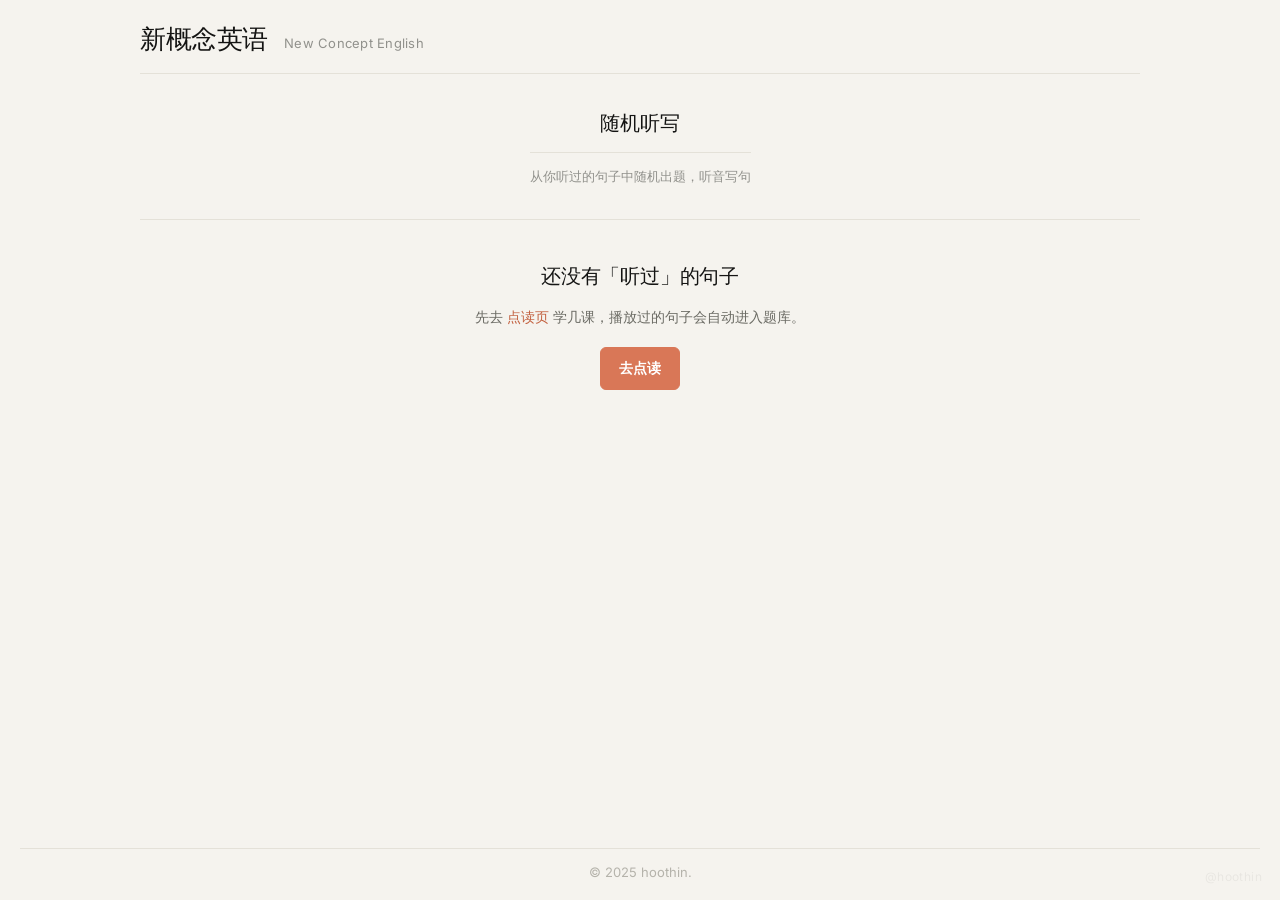
<file: dictation.html>
<!DOCTYPE html>
<html lang="zh-CN">
<head>
    <meta charset="UTF-8">
    <meta name="viewport" content="width=device-width, initial-scale=1.0">
    <meta name="description" content="新概念英语随机听写练习：从学过的句子中随机出题，听音写句，答对自动进入下一句。">
    <meta name="keywords" content="新概念英语,随机听写,听写练习,英语听力,NCE">
    <link rel="canonical" href="https://astro0701.github.io/NCE/dictation.html">
    <meta property="og:locale" content="zh_CN">
    <meta property="og:site_name" content="新概念英语在线点读">
    <meta property="og:type" content="website">
    <meta property="og:title" content="新概念英语 · 随机听写">
    <meta property="og:description" content="从学过的句子中随机出题，听音写句，答对自动进入下一句。">
    <meta property="og:url" content="https://astro0701.github.io/NCE/dictation.html">
    <meta property="og:image" content="https://astro0701.github.io/NCE/static/ogimage.jpg">
    <meta property="og:image:type" content="image/jpeg">
    <meta property="og:image:alt" content="新概念英语随机听写界面">
    <meta name="twitter:card" content="summary_large_image">
    <meta name="twitter:title" content="新概念英语 · 随机听写">
    <meta name="twitter:description" content="从学过的句子中随机出题，听音写句，答对自动进入下一句。">
    <meta name="twitter:image" content="https://astro0701.github.io/NCE/static/ogimage.jpg">
    <meta name="theme-color" content="#f5f3ee">
    <title>新概念英语 - 随机听写</title>
    <link rel="preconnect" href="https://fonts.googleapis.com">
    <link rel="preconnect" href="https://fonts.gstatic.com" crossorigin>
    <link href="https://fonts.googleapis.com/css2?family=Inter:wght@400;500;600;700&family=Newsreader:opsz,wght@6..72,400;6..72,500;6..72,600&display=swap" rel="stylesheet">
    <link rel="stylesheet" href="static/base.css">
    <link rel="stylesheet" href="static/dictation.css">
    <script src="static/utils.js"></script>
    <script src="static/dictation.js"></script>
</head>
<body>
<div class="container">
    <a href="index.html">
        <div class="header">
            <h1>新概念英语</h1>
            <p>New Concept English</p>
        </div>
    </a>
</div>

<div class="book-container">
    <div class="book-header">
        <div class="book-title">
            <h3>随机听写</h3>
            <hr>
            <p>从你听过的句子中随机出题，听音写句</p>
        </div>
    </div>
    <hr>

    <!-- 空题库 -->
    <div id="dictation-empty" class="dictation-empty" hidden>
        <p class="dictation-empty__title">还没有「听过」的句子</p>
        <p>先去 <a href="index.html">点读页</a> 学几课，播放过的句子会自动进入题库。</p>
        <p class="dictation-empty__actions">
            <button type="button" id="dictation-backfill" class="dictation-btn" hidden>从「最近播放」生成题库</button>
            <a class="dictation-btn dictation-btn--primary" href="index.html">去点读</a>
        </p>
        <p id="dictation-backfill-msg" class="dictation-hint" aria-live="polite"></p>
    </div>

    <!-- 开始 -->
    <div id="dictation-start" class="dictation-start" hidden>
        <p class="dictation-start__count" id="dictation-start-count"></p>
        <p class="dictation-start__tip">系统会朗读一个你学过的句子，请把你听到的英文写下来；答对后自动进入下一句。</p>
        <button type="button" id="dictation-start-btn" class="dictation-btn dictation-btn--primary dictation-btn--lg">开始听写</button>
    </div>

    <!-- 练习 -->
    <div id="dictation-practice" class="dictation-practice" hidden>
        <div class="dictation-stats" id="dictation-stats"></div>
        <div class="dictation-card">
            <div class="dictation-card__meta" id="dictation-meta"></div>
            <p class="dictation-card__cn" id="dictation-cn"></p>
            <button type="button" id="dictation-replay" class="dictation-btn dictation-btn--play">
                <svg viewBox="0 0 24 24" aria-hidden="true"><path d="M8 5v14l11-7z"></path></svg>
                <span>播放 / 重听</span>
            </button>
            <input id="dictation-input" class="dictation-input" type="text"
                   placeholder="请输入你听到的英文句子…" autocomplete="off" autocapitalize="off"
                   spellcheck="false" aria-label="听写输入框">
            <p id="dictation-feedback" class="dictation-hint" aria-live="polite"></p>
            <p id="dictation-reveal" class="dictation-reveal" hidden></p>
            <div class="dictation-card__actions">
                <button type="button" id="dictation-show" class="dictation-btn">显示答案</button>
                <button type="button" id="dictation-skip" class="dictation-btn">跳过</button>
                <button type="button" id="dictation-next" class="dictation-btn dictation-btn--primary" hidden>下一句</button>
            </div>
        </div>
    </div>
</div>

<audio id="dictation-audio"></audio>

<footer>
    <hr>
    <p>© 2025 <a target="_blank" href="https://www.hoothin.com">hoothin</a>.</p>
</footer>
</body>
</html>
</file>
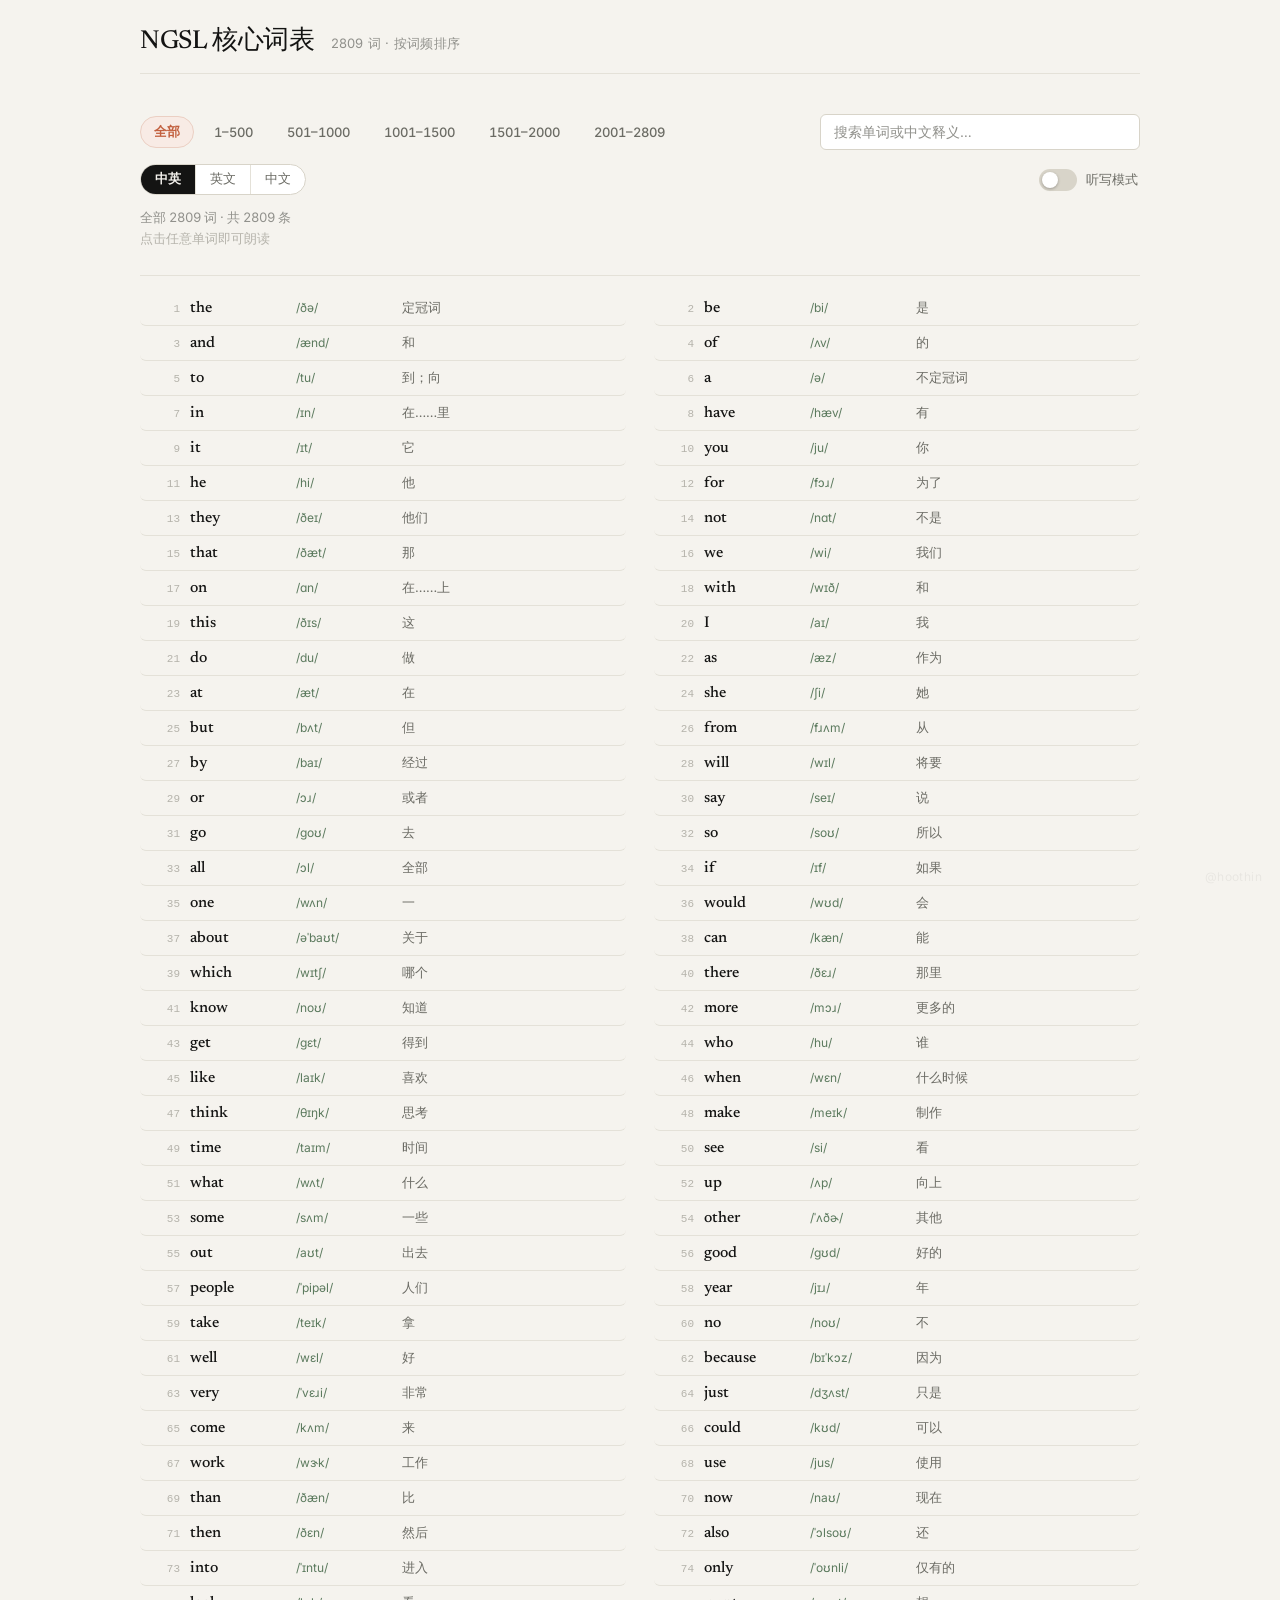
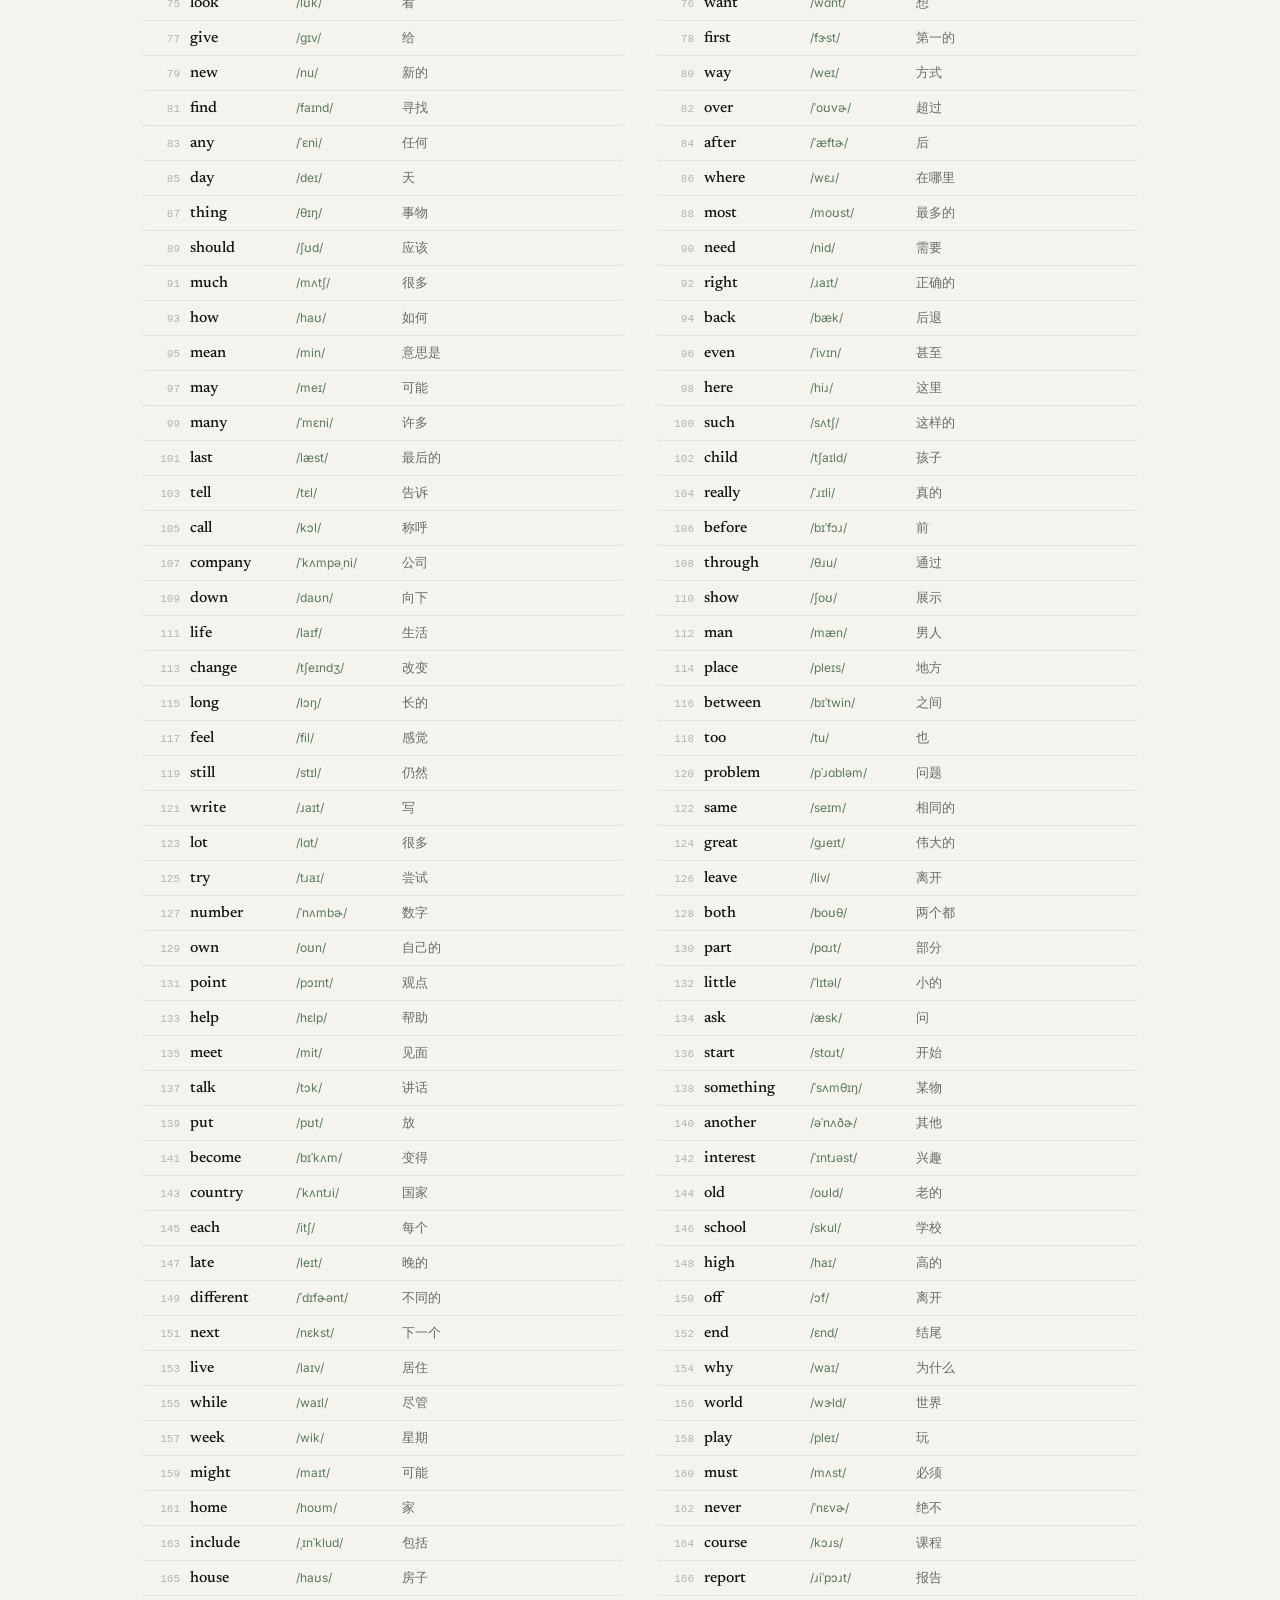
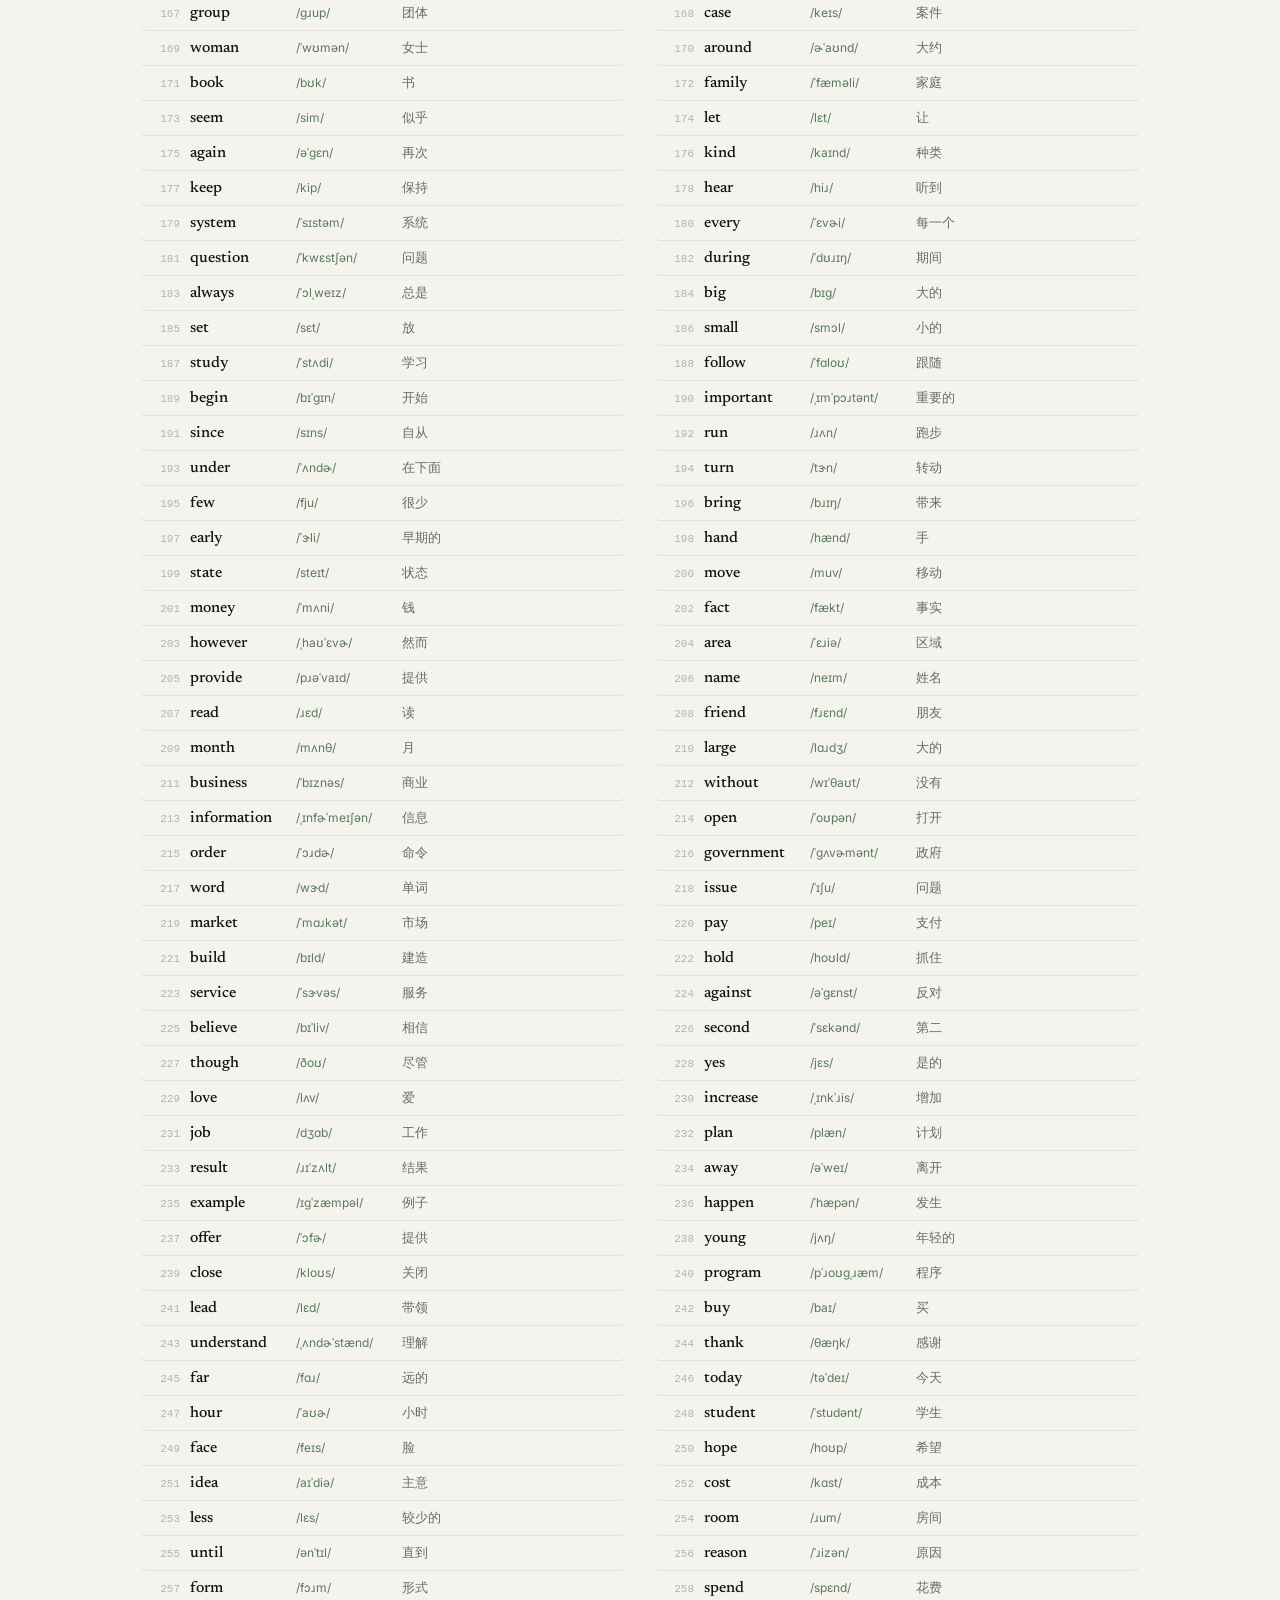
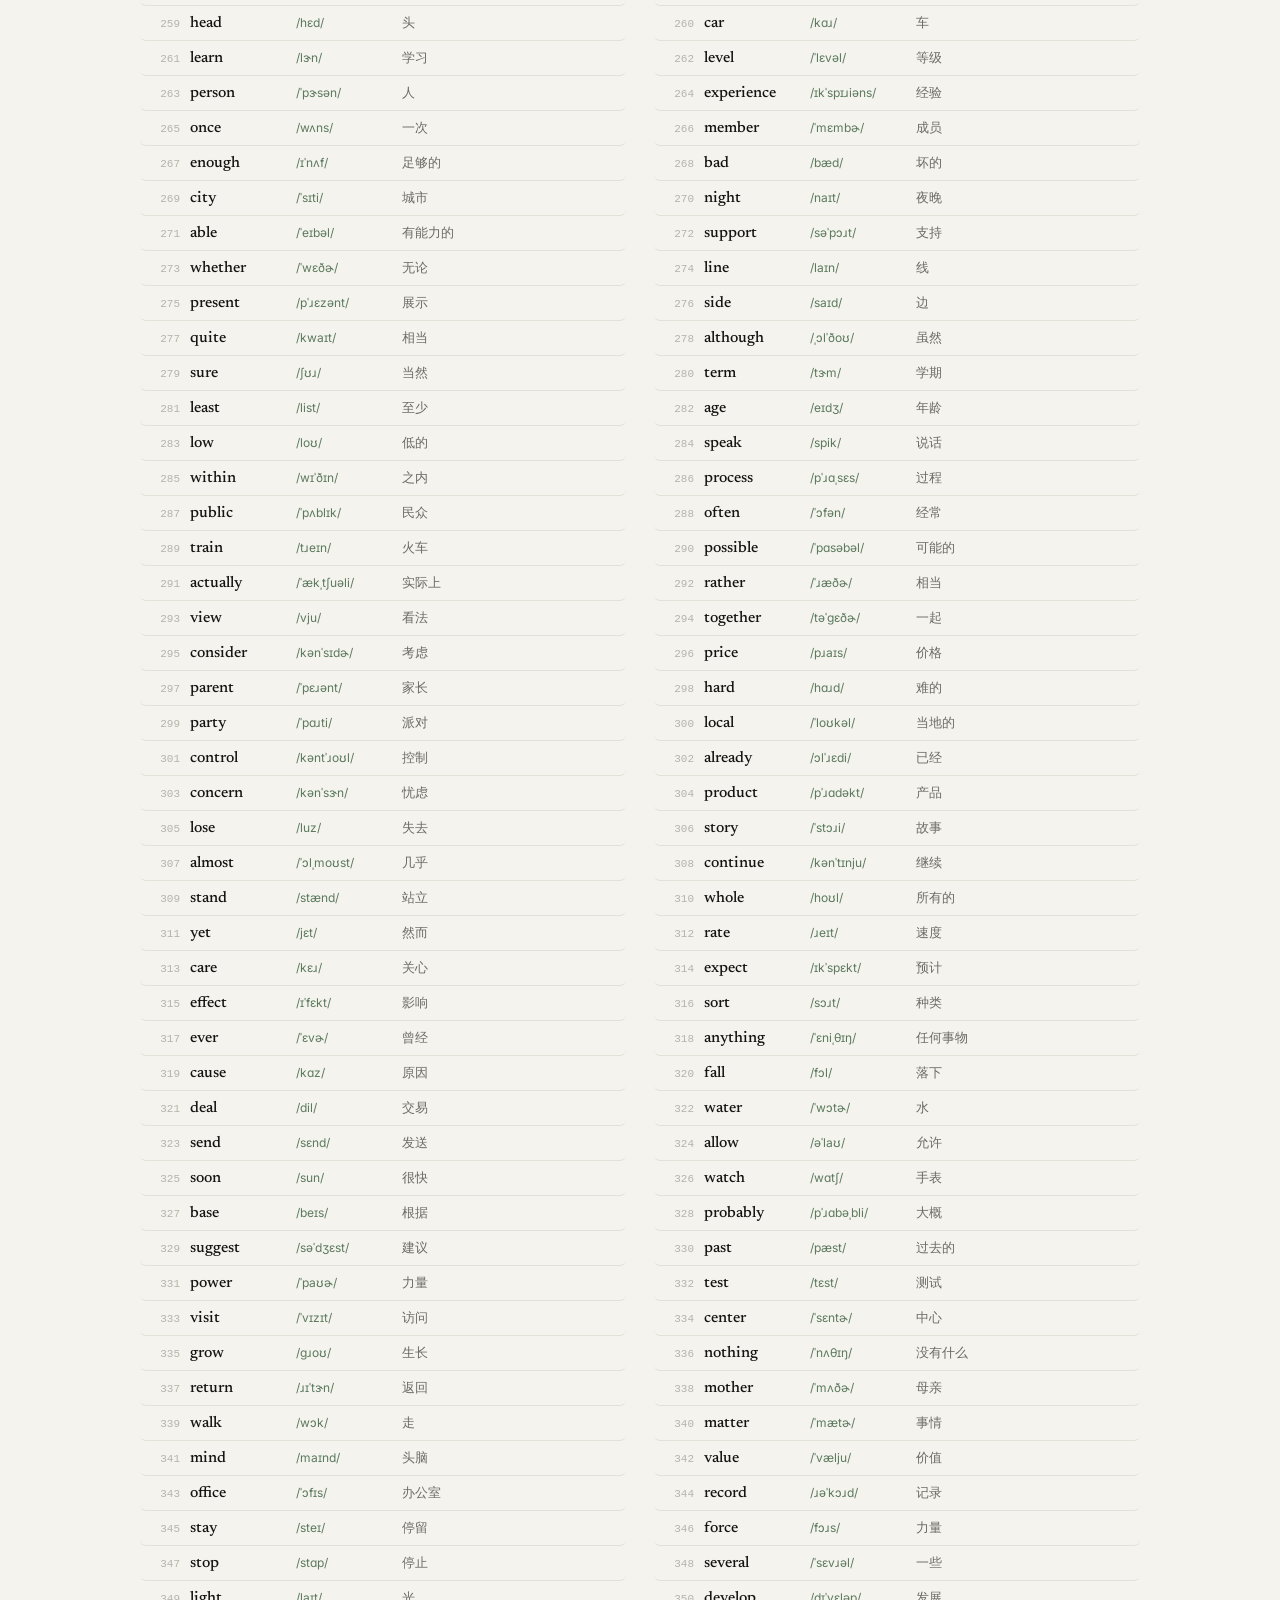
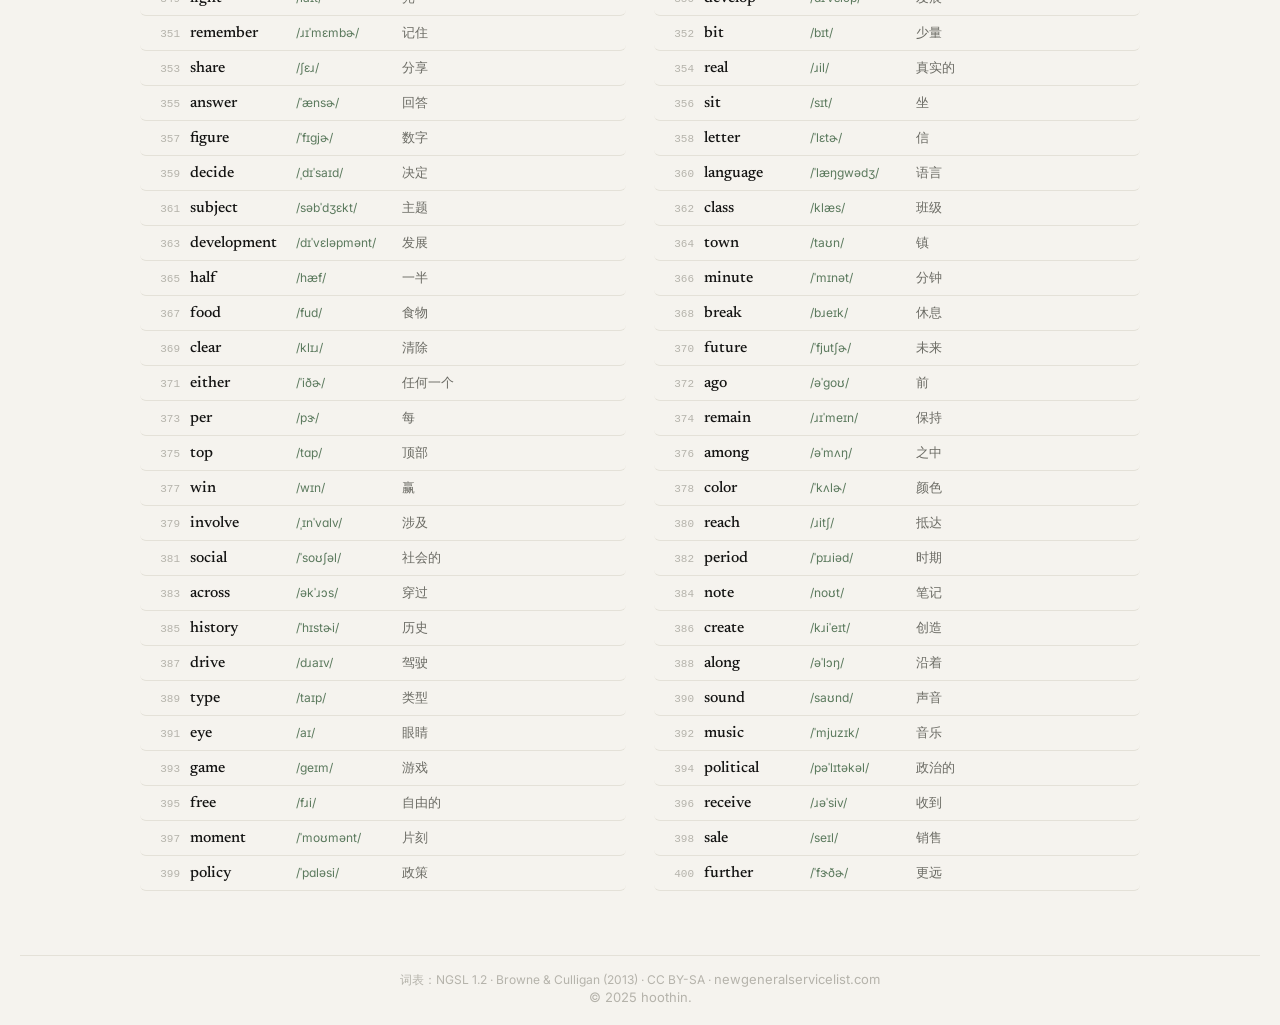
<file: ngsl.html>
<!DOCTYPE html>
<html lang="zh-CN">
<head>
    <meta charset="UTF-8">
    <meta name="viewport" content="width=device-width, initial-scale=1.0">
    <meta name="description" content="NGSL 新通用服务词表 2809 词，按词频排序，附美式音标、中文释义与发音，覆盖约 92% 日常英语。">
    <meta name="keywords" content="NGSL,新通用服务词表,英语高频词,核心词汇,音标,英语单词表">
    <link rel="canonical" href="https://astro0701.github.io/NCE/ngsl.html">
    <meta property="og:locale" content="zh_CN">
    <meta property="og:site_name" content="新概念英语在线点读">
    <meta property="og:type" content="website">
    <meta property="og:title" content="NGSL 核心词表 · 2809 词">
    <meta property="og:description" content="按词频排序的 NGSL 2809 核心词，附美式音标、中文释义与发音，覆盖约 92% 日常英语。">
    <meta property="og:url" content="https://astro0701.github.io/NCE/ngsl.html">
    <meta property="og:image" content="https://astro0701.github.io/NCE/static/ogimage.jpg">
    <meta property="og:image:type" content="image/jpeg">
    <meta property="og:image:alt" content="NGSL 核心词表界面">
    <meta name="twitter:card" content="summary_large_image">
    <meta name="twitter:title" content="NGSL 核心词表 · 2809 词">
    <meta name="twitter:description" content="按词频排序的 NGSL 2809 核心词，附美式音标、中文释义与发音。">
    <meta name="twitter:image" content="https://astro0701.github.io/NCE/static/ogimage.jpg">
    <meta name="theme-color" content="#f5f3ee">
    <title>NGSL 核心词表 - 2809 词（音标·释义·发音）</title>
    <link rel="preconnect" href="https://fonts.googleapis.com">
    <link rel="preconnect" href="https://fonts.gstatic.com" crossorigin>
    <link href="https://fonts.googleapis.com/css2?family=Inter:wght@400;500;600;700&family=Newsreader:opsz,wght@6..72,400;6..72,500;6..72,600&display=swap" rel="stylesheet">
    <link rel="stylesheet" href="static/base.css">
    <link rel="stylesheet" href="static/ngsl.css">
    <script src="static/utils.js"></script>
    <script src="static/ngsl-data.js"></script>
    <script src="static/ngsl.js" defer></script>
</head>
<body>
<div class="container">
    <a href="index.html">
        <div class="header">
            <h1>NGSL 核心词表</h1>
            <p>2809 词 · 按词频排序</p>
        </div>
    </a>
</div>

<div class="book-container">
    <div class="ngsl-toolbar">
        <div class="ngsl-tabs" id="ngsl-tabs" role="tablist">
            <button type="button" data-range="all" class="active" role="tab">全部</button>
            <button type="button" data-range="1-500" role="tab">1–500</button>
            <button type="button" data-range="501-1000" role="tab">501–1000</button>
            <button type="button" data-range="1001-1500" role="tab">1001–1500</button>
            <button type="button" data-range="1501-2000" role="tab">1501–2000</button>
            <button type="button" data-range="2001-2809" role="tab">2001–2809</button>
        </div>
        <input id="ngsl-search" class="ngsl-search" type="search"
               placeholder="搜索单词或中文释义…" aria-label="搜索单词或中文释义" autocomplete="off">
    </div>

    <div class="ngsl-subbar">
        <div class="ngsl-modes" id="ngsl-modes" role="group" aria-label="显示模式">
            <button type="button" data-mode="bilingual-mode" class="active">中英</button>
            <button type="button" data-mode="en-mode">英文</button>
            <button type="button" data-mode="cn-mode">中文</button>
        </div>
        <label class="ngsl-dictation">
            <input type="checkbox" id="ngsl-dictation">
            <span class="ngsl-dictation__track"><span class="ngsl-dictation__knob"></span></span>
            <span class="ngsl-dictation__text">听写模式</span>
        </label>
    </div>

    <p class="ngsl-summary" id="ngsl-summary"></p>
    <p class="ngsl-hint" id="ngsl-hint">点击任意单词即可朗读</p>
    <hr>

    <div class="ngsl-list bilingual-mode" id="ngsl-list" role="list"></div>
    <div class="ngsl-sentinel" id="ngsl-sentinel" aria-hidden="true"></div>
    <p class="ngsl-empty" id="ngsl-empty" hidden>没有匹配的单词，换个关键词试试。</p>
</div>

<footer>
    <hr>
    <p class="ngsl-credit">
        词表：NGSL 1.2 · Browne &amp; Culligan (2013) · CC BY-SA ·
        <a href="https://www.newgeneralservicelist.com" target="_blank" rel="noopener">newgeneralservicelist.com</a>
    </p>
    <p>© 2025 <a target="_blank" href="https://www.hoothin.com">hoothin</a>.</p>
</footer>
</body>
</html>
</file>
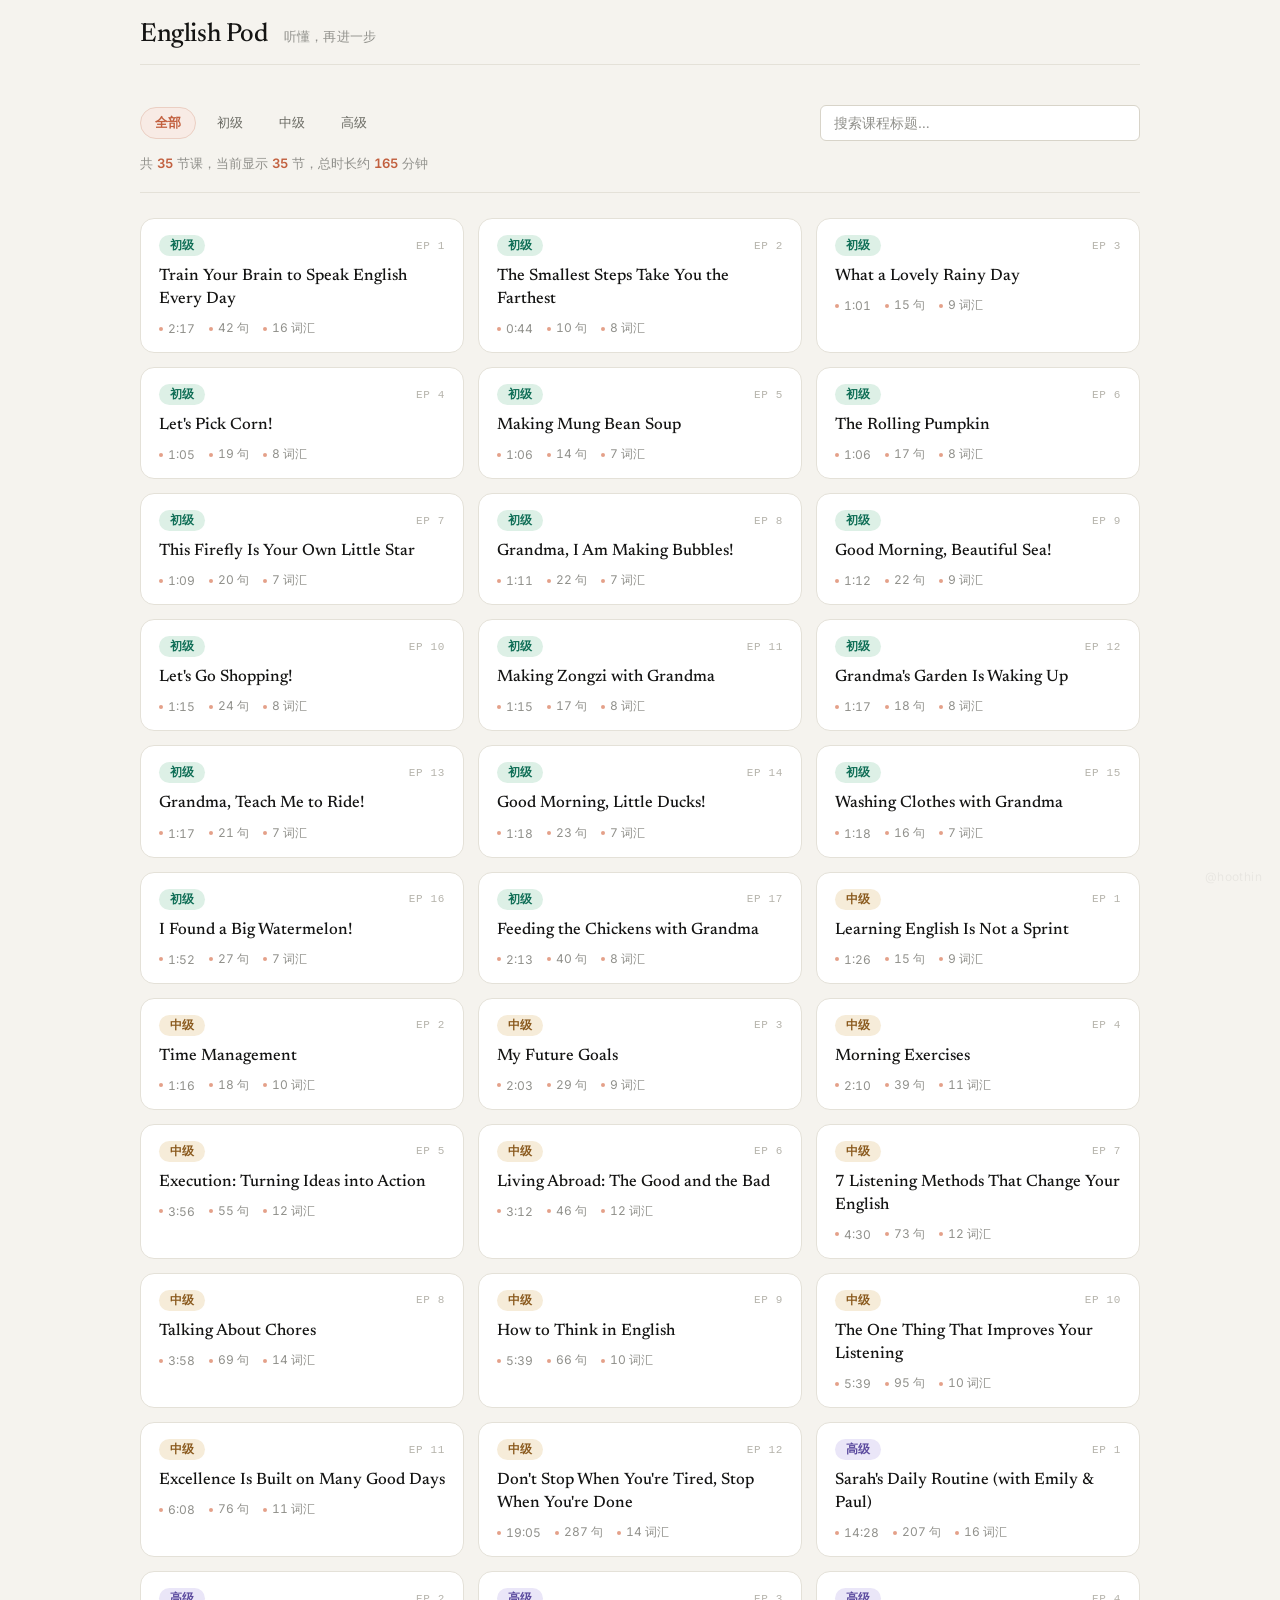
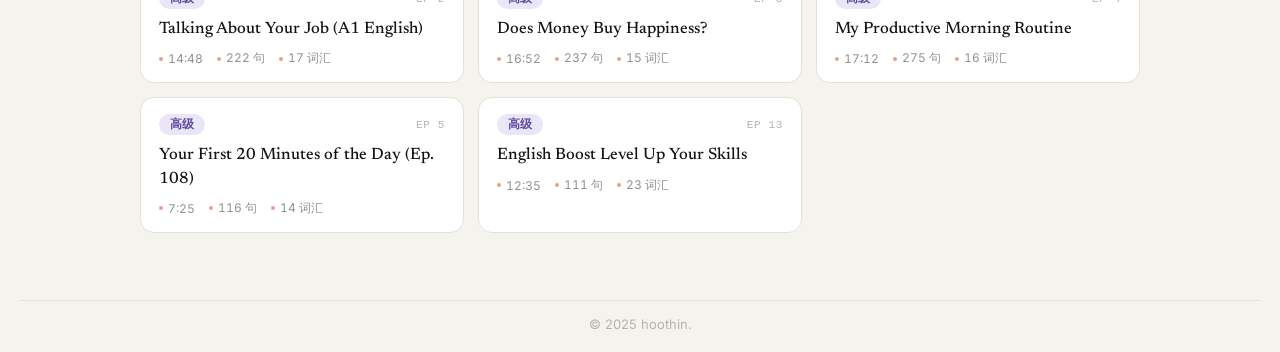
<file: podcast.html>
<!DOCTYPE html>
<html lang="zh-CN">
<head>
    <meta charset="UTF-8">
    <meta name="viewport" content="width=device-width, initial-scale=1.0">
    <meta name="description" content="English Pod 英语播客精听，按初级、中级、高级分级，支持逐句点读、字幕对照与词汇学习。">
    <meta name="keywords" content="英语播客,英语听力,English Pod,英语精听,英语点读">
    <link rel="canonical" href="https://astro0701.github.io/NCE/podcast.html">
    <meta property="og:locale" content="zh_CN">
    <meta property="og:site_name" content="新概念英语在线点读">
    <meta property="og:type" content="website">
    <meta property="og:title" content="English Pod · 英语播客精听">
    <meta property="og:description" content="按初级、中级、高级分级的英语播客精听，支持逐句点读、字幕对照与词汇学习。">
    <meta property="og:url" content="https://astro0701.github.io/NCE/podcast.html">
    <meta property="og:image" content="https://astro0701.github.io/NCE/static/ogimage.jpg">
    <meta property="og:image:type" content="image/jpeg">
    <meta property="og:image:alt" content="English Pod 英语播客精听界面">
    <meta name="twitter:card" content="summary_large_image">
    <meta name="twitter:title" content="English Pod · 英语播客精听">
    <meta name="twitter:description" content="按初级、中级、高级分级的英语播客精听，支持逐句点读、字幕对照与词汇学习。">
    <meta name="twitter:image" content="https://astro0701.github.io/NCE/static/ogimage.jpg">
    <meta name="theme-color" content="#f5f3ee">
    <title>English Pod - 英语播客精听</title>
    <link rel="preconnect" href="https://fonts.googleapis.com">
    <link rel="preconnect" href="https://fonts.gstatic.com" crossorigin>
    <link href="https://fonts.googleapis.com/css2?family=Inter:wght@400;500;600;700&family=Newsreader:opsz,wght@6..72,400;6..72,500;6..72,600&display=swap" rel="stylesheet">
    <link rel="stylesheet" href="static/base.css">
    <link rel="stylesheet" href="static/podcast.css">
    <script src="static/utils.js"></script>
    <script src="static/podcast-data.js"></script>
    <script src="static/podcast.js"></script>
</head>
<body>
<div class="container">
    <a href="index.html">
        <div class="header">
            <h1>English Pod</h1>
            <p>听懂，再进一步</p>
        </div>
    </a>
</div>

<div class="book-container">
    <div class="podcast-toolbar">
        <div class="podcast-tabs" id="podcast-tabs" role="tablist">
            <button type="button" data-level="全部" class="active" role="tab">全部</button>
            <button type="button" data-level="初级" role="tab">初级</button>
            <button type="button" data-level="中级" role="tab">中级</button>
            <button type="button" data-level="高级" role="tab">高级</button>
        </div>
        <input id="podcast-search" class="podcast-search" type="search"
               placeholder="搜索课程标题…" aria-label="搜索课程标题">
    </div>
    <p class="podcast-summary" id="podcast-summary"></p>
    <hr>
    <div class="podcast-list" id="podcast-list" role="list"></div>
    <p class="podcast-empty" id="podcast-empty" hidden>没有匹配的课程，换个关键词试试。</p>
</div>

<footer>
    <hr>
    <p>© 2025 <a target="_blank" href="https://www.hoothin.com">hoothin</a>.</p>
</footer>
</body>
</html>
</file>
<file: static/base.css>
/* ============================================================
   新概念英语 · Paper + Ink + Clay 主题
   暖纸底、细线分隔、赤陶强调、衬线标题。
   令牌集中在 :root；深色为跟随系统的暖炭变体。
   ============================================================ */

:root {
    /* 纸张与表面 */
    --paper: #F5F3EE;
    --paper-deep: #EFECE4;
    --surface: #FFFFFF;
    --surface-2: #FBFAF7;

    /* 墨色层级 */
    --ink: #141413;
    --ink-2: #3D3D3A;
    --ink-3: #6B6B64;
    --ink-4: #91918C;
    --ink-5: #B5B3AB;

    /* 细线 */
    --line: #E4E1D8;
    --line-2: #D8D4C9;

    /* 赤陶强调 */
    --clay: #D97757;
    --clay-deep: #C2603F;
    --clay-wash: #F8EBE5;
    --clay-line: #EBCFC3;

    /* 状态：成功 / 错误 */
    --sage: #5C7A5E;
    --sage-wash: #EAF0E8;
    --rust: #B4534B;
    --rust-wash: #F8EAE7;

    /* 圆角 */
    --r-xs: 4px;
    --r-sm: 6px;
    --r: 10px;
    --r-lg: 14px;
    --r-pill: 999px;

    /* 阴影：只用于浮层，不用于常规卡片 */
    --shadow-pop: 0 1px 2px rgba(20, 20, 19, .04), 0 14px 36px rgba(20, 20, 19, .10);

    /* 首页粒子背景的整体透明度（深色下压低，避免光斑过亮） */
    --particle-opacity: 0.55;

    /* 字体 */
    --font-serif: "Newsreader", "Tiempos Text", "Songti SC", Georgia, "Times New Roman", serif;
    --font-sans: "Inter", -apple-system, BlinkMacSystemFont, "Segoe UI", "PingFang SC", "Hiragino Sans GB", "Microsoft YaHei", Helvetica, Arial, sans-serif;
    --font-mono: "SF Mono", ui-monospace, "JetBrains Mono", Menlo, Consolas, monospace;

    /* 布局 */
    --player-height: 190px;
    --wordbook-width: 360px;

    color-scheme: light;
}

/* 深色：跟随系统，或显式 data-theme="dark"；暖炭配色，与纸色同源 */
@media (prefers-color-scheme: dark) {
    :root:not([data-theme="light"]) {
        --paper: #1E1C19;
        --paper-deep: #26241F;
        --surface: #23211D;
        --surface-2: #282520;
        --ink: #F2EFE8;
        --ink-2: #D8D4C9;
        --ink-3: #A9A498;
        --ink-4: #888378;
        --ink-5: #66625A;
        --line: #34312A;
        --line-2: #413D34;
        --clay: #DE8A66;
        --clay-deep: #ECA184;
        --clay-wash: #34261E;
        --clay-line: #503A2C;
        --sage: #8FB08F;
        --sage-wash: #242D23;
        --rust: #E0908A;
        --rust-wash: #372522;
        --shadow-pop: 0 1px 2px rgba(0, 0, 0, .35), 0 14px 36px rgba(0, 0, 0, .55);
        --particle-opacity: 0.16;
        color-scheme: dark;
    }
}

:root[data-theme="dark"] {
    --paper: #1E1C19;
    --paper-deep: #26241F;
    --surface: #23211D;
    --surface-2: #282520;
    --ink: #F2EFE8;
    --ink-2: #D8D4C9;
    --ink-3: #A9A498;
    --ink-4: #888378;
    --ink-5: #66625A;
    --line: #34312A;
    --line-2: #413D34;
    --clay: #DE8A66;
    --clay-deep: #ECA184;
    --clay-wash: #34261E;
    --clay-line: #503A2C;
    --sage: #8FB08F;
    --sage-wash: #242D23;
    --rust: #E0908A;
    --rust-wash: #372522;
    --shadow-pop: 0 1px 2px rgba(0, 0, 0, .35), 0 14px 36px rgba(0, 0, 0, .55);
    --particle-opacity: 0.16;
    color-scheme: dark;
}

* {
    margin: 0;
    padding: 0;
    box-sizing: border-box;
    text-decoration: none;
}

body {
    font-family: var(--font-sans);
    min-height: 100vh;
    display: flex;
    flex-direction: column;
    color: var(--ink-2);
    background-color: var(--paper);
    -webkit-font-smoothing: antialiased;
    -moz-osx-font-smoothing: grayscale;
}

::selection {
    background: rgba(217, 119, 87, .22);
}

button:focus-visible,
a:focus-visible,
input:focus-visible,
textarea:focus-visible {
    outline: 2px solid var(--clay);
    outline-offset: 2px;
}

::-webkit-scrollbar {
    width: 10px;
    height: 10px;
}

::-webkit-scrollbar-track {
    background: transparent;
}

::-webkit-scrollbar-thumb {
    background: var(--line-2);
    border-radius: 999px;
    border: 2px solid var(--paper);
}

::-webkit-scrollbar-thumb:hover {
    background: var(--ink-5);
}

body::after {
    content: "\0040\0068\006F\006F\0074\0068\0069\006E";
    position: fixed;
    right: 18px;
    bottom: 16px;
    color: rgba(0, 0, 0, .05);
    font-size: 12px;
    letter-spacing: 0.4px;
    pointer-events: none;
    user-select: none;
    z-index: 900;
}

hr {
    border: none;
    border-top: 1px solid var(--line);
    margin: 15px 0;
}

/* ---------- 页眉（细顶栏，替换原来的厚卡片） ---------- */
.container {
    width: min(1000px, calc(100% - 32px));
    margin: 0 auto;
    padding: 0;
}

.container a {
    text-decoration: none;
    display: block;
}

.header {
    display: flex;
    align-items: baseline;
    gap: 10px 16px;
    flex-wrap: wrap;
    padding: 22px 0 16px;
    border-bottom: 1px solid var(--line);
    margin: 0 0 20px;
    color: var(--ink-2);
}

.header h1 {
    font-family: var(--font-serif);
    font-size: 26px;
    font-weight: 500;
    letter-spacing: -.015em;
    color: var(--ink);
    transition: color 0.2s ease;
}

.header p {
    font-size: 13px;
    color: var(--ink-4);
    letter-spacing: .02em;
}

.container a .header:hover h1 {
    color: var(--clay-deep);
}

/* ---------- 内容区（透明分区，卡片交给内部组件） ---------- */
.book-container {
    width: min(1000px, calc(100% - 32px));
    margin: 0 auto 12px;
    padding: 16px 0;
    flex: 1;
    display: flex;
    flex-direction: column;
    min-height: 0;
    background: transparent;
}

/* 作者样式的 display 会盖掉 [hidden]，显式兜底 */
.book-container[hidden] {
    display: none;
}

.book-header {
    display: flex;
    justify-content: center;
    align-items: center;
    gap: 18px;
    flex-wrap: wrap;
    margin-bottom: 18px;
    position: relative;
    text-align: center;
}

.book-header img {
    max-width: 56px;
    border-radius: var(--r-sm);
    border: 1px solid var(--line);
}

.book-title {
    color: var(--ink-2);
}

.book-title h3 {
    font-family: var(--font-serif);
    font-size: 20px;
    font-weight: 500;
    letter-spacing: -.01em;
    color: var(--ink);
}

.book-title p {
    font-size: 13px;
    color: var(--ink-4);
}

/* ---------- 推广位（保留基础样式） ---------- */
.housetime-promo {
    position: relative;
    display: block;
    min-height: 200px;
    width: min(1000px, calc(100% - 32px));
    margin: 0 auto 16px;
    padding: 24px;
    color: var(--ink-2);
    border: 1px solid var(--line);
    border-radius: var(--r-lg);
    overflow: hidden;
    background-color: var(--surface);
    transition: border-color 0.2s ease;
}

.housetime-promo:hover {
    border-color: var(--ink-5);
}

.housetime-promo__image {
    position: absolute;
    inset: 0;
    width: 100%;
    height: 100%;
    object-fit: cover;
    opacity: 0.5;
}

.housetime-promo__content {
    position: relative;
    z-index: 3;
    width: min(560px, 100%);
    display: flex;
    flex-direction: column;
    align-items: flex-start;
    gap: 10px;
}

.housetime-promo h2 {
    font-family: var(--font-serif);
    font-size: 1.4rem;
    font-weight: 500;
    color: var(--ink);
}

.housetime-promo p {
    font-size: 0.95rem;
    line-height: 1.6;
    color: var(--ink-3);
}

.housetime-promo__cta {
    display: inline-flex;
    align-items: center;
    padding-bottom: 2px;
    color: var(--clay-deep);
    border-bottom: 1px solid var(--clay-line);
    font-size: 0.88rem;
    font-weight: 600;
}

/* ---------- 页脚 ---------- */
footer {
    padding: 20px;
    text-align: center;
    color: var(--ink-5);
    flex-shrink: 0;
}

footer > p,
footer a {
    font-size: 13px;
    color: var(--ink-5);
    transition: color 0.2s ease;
}

footer a:hover {
    color: var(--clay-deep);
}

/* ---------- 动效降级 ---------- */
@media (prefers-reduced-motion: reduce) {
    *,
    *::before,
    *::after {
        transition-duration: 0.01ms !important;
        animation-duration: 0.01ms !important;
    }
}

/* ---------- 响应式 ---------- */
@media (max-width: 768px) {
    .container,
    .book-container,
    .housetime-promo {
        width: calc(100% - 24px);
    }

    .header {
        padding: 16px 0 12px;
    }

    .header h1 {
        font-size: 22px;
    }

    .book-container {
        margin-bottom: 8px;
        padding: 12px 0;
    }

    .housetime-promo {
        margin-bottom: 16px;
        padding: 20px;
    }

    footer {
        padding: 12px 20px 14px;
    }
}
</file>
<file: static/dictation.css>
/* ============================================================
   随机听写页样式 · Paper + Ink + Clay
   居中的白色题卡；答对苔绿、答错锈红
   ============================================================ */

.dictation-empty,
.dictation-start {
    text-align: center;
    padding: 26px 16px;
    color: var(--ink-3);
    line-height: 1.7;
    font-size: 14px;
}

.dictation-empty__title {
    font-family: var(--font-serif);
    font-size: 20px;
    font-weight: 500;
    letter-spacing: -.01em;
    color: var(--ink);
    margin-bottom: 10px;
}

.dictation-empty a {
    color: var(--clay-deep);
}

.dictation-empty a:hover {
    text-decoration: underline;
    text-underline-offset: 3px;
}

/* 空状态里的按钮链接不走上面的链接色 */
.dictation-empty a.dictation-btn {
    color: var(--ink-2);
    text-decoration: none;
}

.dictation-empty a.dictation-btn--primary,
.dictation-empty a.dictation-btn--primary:hover {
    color: #ffffff;
    text-decoration: none;
}

.dictation-empty__actions {
    display: flex;
    gap: 10px;
    justify-content: center;
    flex-wrap: wrap;
    margin-top: 18px;
}

.dictation-start__count {
    font-size: 13px;
    color: var(--ink-4);
    margin-bottom: 10px;
    font-variant-numeric: tabular-nums;
}

.dictation-start__tip {
    max-width: 540px;
    margin: 0 auto 20px;
}

/* 按钮 */
.dictation-btn {
    display: inline-flex;
    align-items: center;
    justify-content: center;
    gap: 6px;
    padding: 9px 18px;
    border-radius: var(--r-sm);
    border: 1px solid var(--line-2);
    background-color: var(--surface);
    color: var(--ink-2);
    font-size: 13.5px;
    font-weight: 500;
    font-family: inherit;
    cursor: pointer;
    text-decoration: none;
    transition: color 0.15s ease, border-color 0.15s ease, background-color 0.15s ease;
}

.dictation-btn:hover {
    color: var(--ink);
    border-color: var(--ink-5);
    background-color: var(--surface-2);
}

.dictation-btn:active {
    background-color: var(--paper-deep);
}

.dictation-btn:disabled {
    opacity: 0.5;
    cursor: default;
}

/* display 会覆盖 [hidden] 的默认样式，这里显式还原 */
.dictation-btn[hidden] {
    display: none;
}

.dictation-btn--primary {
    background-color: var(--clay);
    border-color: var(--clay);
    color: #ffffff;
    font-weight: 600;
}

.dictation-btn--primary:hover,
.dictation-btn--primary:active {
    background-color: var(--clay-deep);
    border-color: var(--clay-deep);
    color: #ffffff;
}

.dictation-btn--lg {
    padding: 12px 32px;
    font-size: 14.5px;
}

.dictation-btn--play {
    padding: 10px 20px;
    font-size: 13.5px;
    color: var(--clay-deep);
    border-color: var(--clay-line);
    background-color: var(--clay-wash);
}

.dictation-btn--play:hover {
    color: var(--clay-deep);
    border-color: var(--clay);
    background-color: var(--clay-wash);
}

.dictation-btn svg {
    width: 16px;
    height: 16px;
    fill: currentColor;
}

/* 统计 */
.dictation-stats {
    display: flex;
    flex-wrap: wrap;
    gap: 8px 20px;
    justify-content: center;
    margin-bottom: 16px;
    color: var(--ink-4);
    font-size: 12.5px;
}

.dictation-stats b {
    color: var(--clay-deep);
    font-weight: 600;
    font-variant-numeric: tabular-nums;
}

/* 题目卡片 */
.dictation-card {
    max-width: 640px;
    margin: 0 auto;
    padding: 28px 26px 22px;
    border: 1px solid var(--line);
    border-radius: var(--r-lg);
    background-color: var(--surface);
    box-shadow: var(--shadow-pop);
    display: flex;
    flex-direction: column;
    align-items: center;
    gap: 14px;
    text-align: center;
}

.dictation-card__meta {
    font-size: 11px;
    letter-spacing: .1em;
    text-transform: uppercase;
    font-weight: 500;
    color: var(--ink-4);
}

.dictation-card__cn {
    font-size: 15.5px;
    color: var(--ink-2);
    line-height: 1.6;
    margin: 0;
}

/* 输入框 */
.dictation-input {
    width: min(560px, 100%);
    padding: 11px 14px;
    border-radius: var(--r-sm);
    border: 1px solid var(--line-2);
    background-color: var(--surface);
    color: var(--ink);
    font-size: 17px;
    font-family: var(--font-serif);
    text-align: center;
    outline: none;
    transition: border-color 0.15s ease, box-shadow 0.15s ease, color 0.15s ease;
}

.dictation-input::placeholder {
    font-family: var(--font-sans);
    font-size: 14px;
    color: var(--ink-5);
}

.dictation-input:focus {
    border-color: var(--clay);
    box-shadow: 0 0 0 3px var(--clay-wash);
}

.dictation-input.is-correct {
    color: var(--sage);
    border-color: var(--sage);
    box-shadow: 0 0 0 3px var(--sage-wash);
}

.dictation-input.is-wrong {
    color: var(--rust);
    border-color: var(--rust);
    box-shadow: 0 0 0 3px var(--rust-wash);
}

/* 反馈与答案 */
.dictation-hint {
    min-height: 20px;
    margin: 0;
    font-size: 12.5px;
    color: var(--ink-4);
}

.dictation-hint.is-correct {
    color: var(--sage);
}

.dictation-hint.is-wrong {
    color: var(--rust);
}

.dictation-reveal {
    margin: 0;
    padding: 10px 16px;
    border-radius: var(--r-sm);
    border: 1px solid var(--line);
    background-color: var(--paper-deep);
    color: var(--ink-2);
    font-family: var(--font-serif);
    font-size: 15px;
    line-height: 1.55;
    max-width: 100%;
    word-break: break-word;
}

.dictation-card__actions {
    display: flex;
    flex-wrap: wrap;
    gap: 10px;
    justify-content: center;
    margin-top: 4px;
}

@media (max-width: 768px) {
    .dictation-card {
        padding: 20px 16px 18px;
        gap: 12px;
    }

    .dictation-btn {
        padding: 8px 14px;
        font-size: 13px;
    }

    .dictation-btn--lg {
        padding: 11px 26px;
    }

    .dictation-empty,
    .dictation-start {
        padding: 18px 10px;
    }
}
</file>
<file: static/ngsl.css>
/* ============================================================
   NGSL 核心词表 · Paper + Ink + Clay
   两栏细线词条：序号等宽、单词衬线、音标苔绿、释义墨灰
   ============================================================ */

/* ---------- 工具栏 ---------- */
.ngsl-toolbar {
    display: flex;
    align-items: center;
    justify-content: space-between;
    gap: 14px;
    flex-wrap: wrap;
    margin: 4px 0 14px;
}

.ngsl-tabs {
    display: inline-flex;
    gap: 6px;
    flex-wrap: wrap;
}

.ngsl-tabs button {
    border: 1px solid transparent;
    cursor: pointer;
    padding: 6px 13px;
    border-radius: var(--r-pill);
    font-family: inherit;
    font-size: 13px;
    font-weight: 500;
    color: var(--ink-3);
    background: transparent;
    white-space: nowrap;
    font-variant-numeric: tabular-nums;
    transition: color 0.15s ease, background-color 0.15s ease, border-color 0.15s ease;
}

.ngsl-tabs button:hover {
    color: var(--ink);
    background-color: var(--paper-deep);
}

.ngsl-tabs button.active {
    background-color: var(--clay-wash);
    border-color: var(--clay-line);
    color: var(--clay-deep);
    font-weight: 600;
}

.ngsl-search {
    flex: 1 1 240px;
    max-width: 320px;
    padding: 9px 13px;
    border: 1px solid var(--line-2);
    border-radius: var(--r-sm);
    font-family: inherit;
    font-size: 13.5px;
    color: var(--ink);
    background-color: var(--surface);
    transition: border-color 0.15s ease, box-shadow 0.15s ease;
}

.ngsl-search:focus {
    outline: none;
    border-color: var(--clay);
    box-shadow: 0 0 0 3px var(--clay-wash);
}

.ngsl-search::placeholder {
    color: var(--ink-4);
}

/* ---------- 摘要与提示 ---------- */
.ngsl-summary {
    font-size: 13px;
    color: var(--ink-4);
    margin-bottom: 4px;
    font-variant-numeric: tabular-nums;
}

.ngsl-hint {
    font-size: 12.5px;
    color: var(--ink-5);
    margin-bottom: 12px;
}

/* ---------- 词条列表 ---------- */
.ngsl-list {
    display: grid;
    grid-template-columns: repeat(2, minmax(0, 1fr));
    gap: 0 28px;
}

.ngsl-item {
    display: flex;
    align-items: baseline;
    gap: 10px;
    padding: 8px 6px;
    border-radius: var(--r-sm);
    cursor: pointer;
    border-bottom: 1px solid var(--line);
    transition: background-color 0.15s ease;
}

.ngsl-item:hover,
.ngsl-item:focus-visible {
    background-color: var(--surface-2);
    outline: none;
}

.ngsl-item:active {
    background-color: var(--paper-deep);
}

.ngsl-item__rank {
    flex: 0 0 34px;
    text-align: right;
    font-family: var(--font-mono);
    font-size: 11px;
    color: var(--ink-5);
    font-variant-numeric: tabular-nums;
}

.ngsl-item__word {
    flex: 0 0 auto;
    min-width: 96px;
    font-family: var(--font-serif);
    font-size: 15.5px;
    font-weight: 500;
    color: var(--ink);
    word-break: break-word;
}

.ngsl-item__ipa {
    flex: 0 0 auto;
    min-width: 96px;
    font-size: 12px;
    color: var(--sage);
    font-family: "Lucida Grande", "Arial Unicode MS", var(--font-sans);
}

.ngsl-item__zh {
    flex: 1 1 auto;
    min-width: 0;
    font-size: 13px;
    color: var(--ink-3);
}

.ngsl-item__speak {
    flex: 0 0 auto;
    opacity: 0;
    font-size: 0.8em;
    color: var(--clay-deep);
    transition: opacity 0.15s ease;
}

.ngsl-item:hover .ngsl-item__speak,
.ngsl-item.is-speaking .ngsl-item__speak {
    opacity: 1;
}

.ngsl-item.is-speaking {
    background-color: var(--clay-wash);
}

/* ---------- 状态 ---------- */
.ngsl-empty {
    text-align: center;
    color: var(--ink-5);
    padding: 40px 0;
    font-size: 13.5px;
}

.ngsl-sentinel {
    height: 1px;
}

.ngsl-credit {
    font-size: 12px;
    color: var(--ink-5);
}

/* ---------- 响应式 ---------- */
@media (max-width: 720px) {
    .ngsl-list {
        grid-template-columns: 1fr;
    }

    .ngsl-toolbar {
        flex-direction: column;
        align-items: stretch;
    }

    .ngsl-search {
        flex: 0 0 auto;
        width: 100%;
        max-width: none;
    }

    .ngsl-item__word {
        min-width: 0;
        flex: 0 0 auto;
    }

    .ngsl-item__ipa {
        min-width: 0;
    }
}

/* ============================================================
   显示模式（中英 / 英文 / 中文）
   与 lesson.html 的 #content.{en-mode,cn-mode} 行为一致
   ============================================================ */
.ngsl-list.en-mode .ngsl-item__zh {
    display: none;
}

.ngsl-list.cn-mode .ngsl-item__word,
.ngsl-list.cn-mode .ngsl-item__ipa {
    display: none;
}

.ngsl-list.cn-mode .ngsl-item__zh {
    font-weight: 600;
    color: var(--ink);
}

/* ---------- 第二行工具条：显示模式 + 听写开关 ---------- */
.ngsl-subbar {
    display: flex;
    align-items: center;
    justify-content: space-between;
    gap: 14px;
    flex-wrap: wrap;
    margin-bottom: 14px;
}

.ngsl-modes {
    display: inline-flex;
    border: 1px solid var(--line-2);
    border-radius: var(--r-pill);
    overflow: hidden;
    background-color: var(--surface);
}

.ngsl-modes button {
    border: none;
    cursor: pointer;
    padding: 6px 14px;
    font-family: inherit;
    font-size: 12.5px;
    font-weight: 500;
    color: var(--ink-3);
    background: transparent;
    transition: color 0.15s ease, background-color 0.15s ease;
}

.ngsl-modes button + button {
    border-left: 1px solid var(--line);
}

.ngsl-modes button:hover {
    color: var(--ink);
}

.ngsl-modes button.active {
    color: var(--paper);
    background-color: var(--ink);
    font-weight: 600;
}

/* ---------- 听写模式开关 ---------- */
.ngsl-dictation {
    display: inline-flex;
    align-items: center;
    gap: 9px;
    cursor: pointer;
    user-select: none;
    padding: 4px 2px;
}

.ngsl-dictation input {
    display: none;
}

.ngsl-dictation__track {
    position: relative;
    width: 38px;
    height: 22px;
    border-radius: 999px;
    background-color: var(--line-2);
    transition: background-color 0.2s ease;
    flex-shrink: 0;
}

.ngsl-dictation__knob {
    position: absolute;
    top: 3px;
    left: 3px;
    width: 16px;
    height: 16px;
    border-radius: 50%;
    background: var(--surface);
    box-shadow: 0 1px 3px rgba(0, 0, 0, 0.28);
    transition: transform 0.2s ease, background-color 0.2s ease;
}

.ngsl-dictation input:checked + .ngsl-dictation__track {
    background-color: var(--clay);
}

.ngsl-dictation input:checked + .ngsl-dictation__track .ngsl-dictation__knob {
    transform: translateX(16px);
    background: #ffffff;
}

.ngsl-dictation__text {
    font-size: 13px;
    color: var(--ink-3);
    font-weight: 500;
}

.ngsl-dictation input:checked ~ .ngsl-dictation__text {
    color: var(--clay-deep);
}

/* ---------- 听写行 ---------- */
.ngsl-item--dictation {
    cursor: default;
    flex-wrap: wrap;
    row-gap: 4px;
    align-items: center;
}

.ngsl-item--dictation:hover {
    background-color: transparent;
}

.ngsl-dict-input {
    flex: 1 1 120px;
    min-width: 90px;
    padding: 6px 10px;
    border: 1px solid var(--line-2);
    border-radius: var(--r-sm);
    font-family: inherit;
    font-size: 13.5px;
    color: var(--ink);
    background-color: var(--surface);
    outline: none;
    transition: border-color 0.15s ease, box-shadow 0.15s ease, color 0.15s ease;
}

.ngsl-dict-input::placeholder {
    color: var(--ink-5);
    font-size: 0.92em;
}

.ngsl-dict-input:focus {
    border-color: var(--clay);
    box-shadow: 0 0 0 3px var(--clay-wash);
}

.ngsl-dict-input.is-correct {
    color: var(--sage);
    font-weight: 600;
    border-color: var(--sage);
    box-shadow: 0 0 0 3px var(--sage-wash);
}

.ngsl-dict-input.is-wrong {
    color: var(--rust);
    border-color: var(--rust);
    box-shadow: 0 0 0 3px var(--rust-wash);
}

/* 答错后显示的正确答案 */
.ngsl-dict-answer {
    flex: 0 0 100%;
    padding-left: 44px;
    font-size: 12.5px;
    color: var(--rust);
    display: none;
}

.ngsl-dict-answer.is-visible {
    display: block;
}

.ngsl-dict-answer strong {
    font-weight: 600;
}

/* 听写模式下中文作为题面，保持可读 */
.ngsl-list.is-dictation .ngsl-item__zh {
    color: var(--ink-2);
}

@media (max-width: 720px) {
    .ngsl-subbar {
        flex-direction: column;
        align-items: stretch;
    }

    .ngsl-modes {
        justify-content: space-between;
    }

    .ngsl-modes button {
        flex: 1 1 auto;
    }
}
</file>
<file: static/podcast.css>
/* ============================================================
   English Pod · 播客模块 · Paper + Ink + Clay
   列表页：等级 tab + 搜索 + 白色细线卡片；课程页：本课词汇面板
   ============================================================ */

/* ---------- 列表页：工具栏 ---------- */
.podcast-toolbar {
    display: flex;
    align-items: center;
    justify-content: space-between;
    gap: 14px;
    flex-wrap: wrap;
    margin: 4px 0 14px;
}

.podcast-tabs {
    display: inline-flex;
    gap: 6px;
    flex-wrap: wrap;
}

.podcast-tabs button {
    border: 1px solid transparent;
    cursor: pointer;
    padding: 6px 14px;
    border-radius: var(--r-pill);
    font-family: inherit;
    font-size: 13px;
    font-weight: 500;
    color: var(--ink-3);
    background: transparent;
    transition: color 0.15s ease, background-color 0.15s ease, border-color 0.15s ease;
}

.podcast-tabs button:hover {
    color: var(--ink);
    background-color: var(--paper-deep);
}

.podcast-tabs button.active {
    background-color: var(--clay-wash);
    border-color: var(--clay-line);
    color: var(--clay-deep);
    font-weight: 600;
}

.podcast-search {
    flex: 1 1 240px;
    max-width: 320px;
    padding: 9px 13px;
    border: 1px solid var(--line-2);
    border-radius: var(--r-sm);
    font-family: inherit;
    font-size: 13.5px;
    color: var(--ink);
    background-color: var(--surface);
    transition: border-color 0.15s ease, box-shadow 0.15s ease;
}

.podcast-search::placeholder {
    color: var(--ink-4);
}

.podcast-search:focus {
    outline: none;
    border-color: var(--clay);
    box-shadow: 0 0 0 3px var(--clay-wash);
}

.podcast-summary {
    font-size: 13px;
    color: var(--ink-4);
    margin-bottom: 4px;
}

.podcast-summary strong {
    color: var(--clay-deep);
    font-weight: 600;
    font-variant-numeric: tabular-nums;
}

/* ---------- 列表页：课程卡片 ---------- */
.podcast-list {
    display: grid;
    grid-template-columns: repeat(auto-fill, minmax(280px, 1fr));
    gap: 14px;
    padding: 10px 0 4px;
}

.podcast-card {
    display: flex;
    flex-direction: column;
    gap: 9px;
    padding: 16px 18px 15px;
    border: 1px solid var(--line);
    border-radius: var(--r-lg);
    background-color: var(--surface);
    color: var(--ink-2);
    transition: transform 0.15s ease, border-color 0.15s ease, box-shadow 0.15s ease;
}

.podcast-card:hover {
    transform: translateY(-2px);
    border-color: var(--ink-5);
    box-shadow: var(--shadow-pop);
}

.podcast-card:active {
    transform: translateY(0);
}

.podcast-card.is-locked {
    opacity: 0.55;
    cursor: not-allowed;
}

.podcast-card.is-locked:hover {
    transform: none;
    box-shadow: none;
    border-color: var(--line);
}

.podcast-card__top {
    display: flex;
    align-items: center;
    justify-content: space-between;
    gap: 10px;
}

.podcast-card__level {
    padding: 3px 11px;
    border-radius: 999px;
    font-size: 11.5px;
    font-weight: 600;
    letter-spacing: 0.02em;
}

.podcast-card__level[data-level="初级"] {
    color: #0F6E56;
    background-color: #DDF0E6;
}

.podcast-card__level[data-level="中级"] {
    color: #8A5A1E;
    background-color: #F6ECD9;
}

.podcast-card__level[data-level="高级"] {
    color: #5B4A9E;
    background-color: #EAE6F8;
}

.podcast-card__ep {
    font-family: var(--font-mono);
    font-size: 11px;
    color: var(--ink-5);
    letter-spacing: .06em;
    font-variant-numeric: tabular-nums;
}

.podcast-card__title {
    font-family: var(--font-serif);
    font-size: 16.5px;
    font-weight: 500;
    line-height: 1.4;
    color: var(--ink);
    display: -webkit-box;
    -webkit-line-clamp: 2;
    -webkit-box-orient: vertical;
    overflow: hidden;
}

.podcast-card__meta {
    display: flex;
    flex-wrap: wrap;
    gap: 4px 14px;
    font-size: 12px;
    color: var(--ink-4);
    font-variant-numeric: tabular-nums;
}

.podcast-card__meta span {
    display: inline-flex;
    align-items: center;
    gap: 5px;
}

.podcast-card__meta span::before {
    content: "";
    width: 4px;
    height: 4px;
    border-radius: 50%;
    background-color: var(--clay);
    opacity: 0.7;
}

.podcast-card__badge {
    align-self: flex-start;
    padding: 2px 10px;
    border-radius: 999px;
    font-size: 11.5px;
    color: var(--ink-4);
    background-color: var(--paper-deep);
}

.podcast-empty {
    padding: 48px 20px;
    text-align: center;
    color: var(--ink-5);
    font-size: 13.5px;
}

/* ---------- 课程页：词汇表 ---------- */
.podcast-vocab {
    flex: 0 0 auto;
}

.podcast-vocab__heading {
    display: flex;
    align-items: center;
    gap: 10px;
    font-family: var(--font-serif);
    font-size: 19px;
    font-weight: 500;
    letter-spacing: -.01em;
    color: var(--ink);
}

.podcast-vocab__count {
    padding: 1px 9px;
    border-radius: 999px;
    font-family: var(--font-sans);
    font-size: 11.5px;
    font-weight: 600;
    color: var(--clay-deep);
    background-color: var(--clay-wash);
}

.podcast-vocab__grid {
    display: grid;
    grid-template-columns: repeat(auto-fill, minmax(224px, 1fr));
    gap: 12px;
    margin-top: 14px;
}

.podcast-vocab__item {
    padding: 13px 15px;
    border: 1px solid var(--line);
    border-radius: var(--r);
    background-color: var(--surface);
    transition: border-color 0.15s ease;
}

.podcast-vocab__item:hover {
    border-color: var(--ink-5);
}

.podcast-vocab__head {
    display: flex;
    align-items: center;
    justify-content: space-between;
    gap: 10px;
}

.podcast-vocab__term {
    font-family: var(--font-serif);
    font-size: 15px;
    font-weight: 500;
    color: var(--clay-deep);
    cursor: pointer;
}

.podcast-vocab__term:hover {
    text-decoration: underline;
    text-underline-offset: 3px;
}

.podcast-vocab__add {
    flex-shrink: 0;
    width: 24px;
    height: 24px;
    border: 1px solid var(--line-2);
    border-radius: 50%;
    cursor: pointer;
    font-family: inherit;
    font-size: 13px;
    line-height: 1;
    color: var(--ink-3);
    background-color: var(--surface);
    transition: color 0.15s ease, border-color 0.15s ease, background-color 0.15s ease;
}

.podcast-vocab__add:hover {
    color: var(--clay-deep);
    border-color: var(--clay);
}

.podcast-vocab__add:active,
.podcast-vocab__add.is-added {
    color: var(--sage);
    border-color: var(--sage);
    background-color: var(--sage-wash);
}

.podcast-vocab__def {
    margin-top: 6px;
    font-size: 12.5px;
    line-height: 1.55;
    color: var(--ink-3);
}

/* ---------- 响应式 ---------- */
@media (max-width: 768px) {
    .podcast-toolbar {
        flex-direction: column;
        align-items: stretch;
        gap: 10px;
    }

    .podcast-tabs {
        justify-content: space-between;
    }

    .podcast-tabs button {
        flex: 1;
        padding: 7px 10px;
    }

    .podcast-search {
        flex: 0 0 auto;
        width: 100%;
        max-width: none;
    }

    .podcast-list {
        grid-template-columns: 1fr;
        gap: 12px;
    }

    .podcast-vocab__grid {
        grid-template-columns: 1fr;
    }
}
</file>
